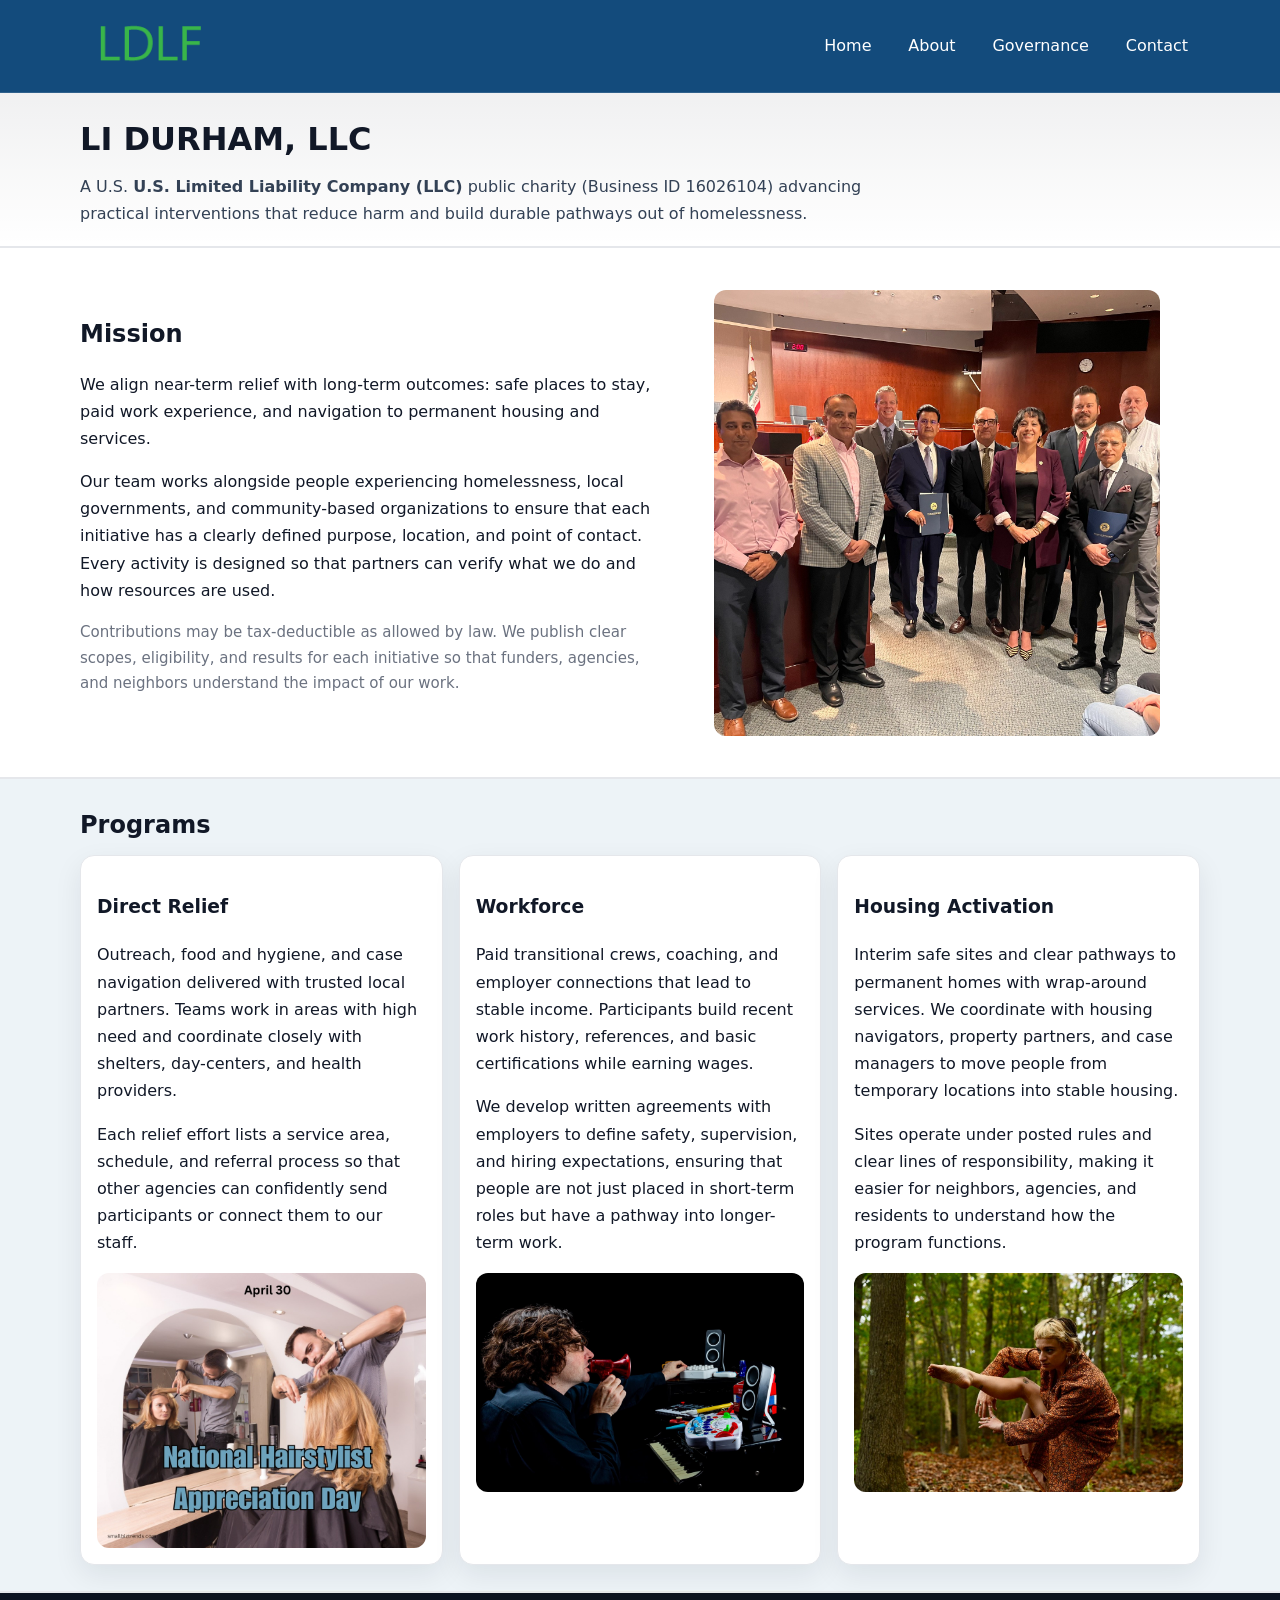
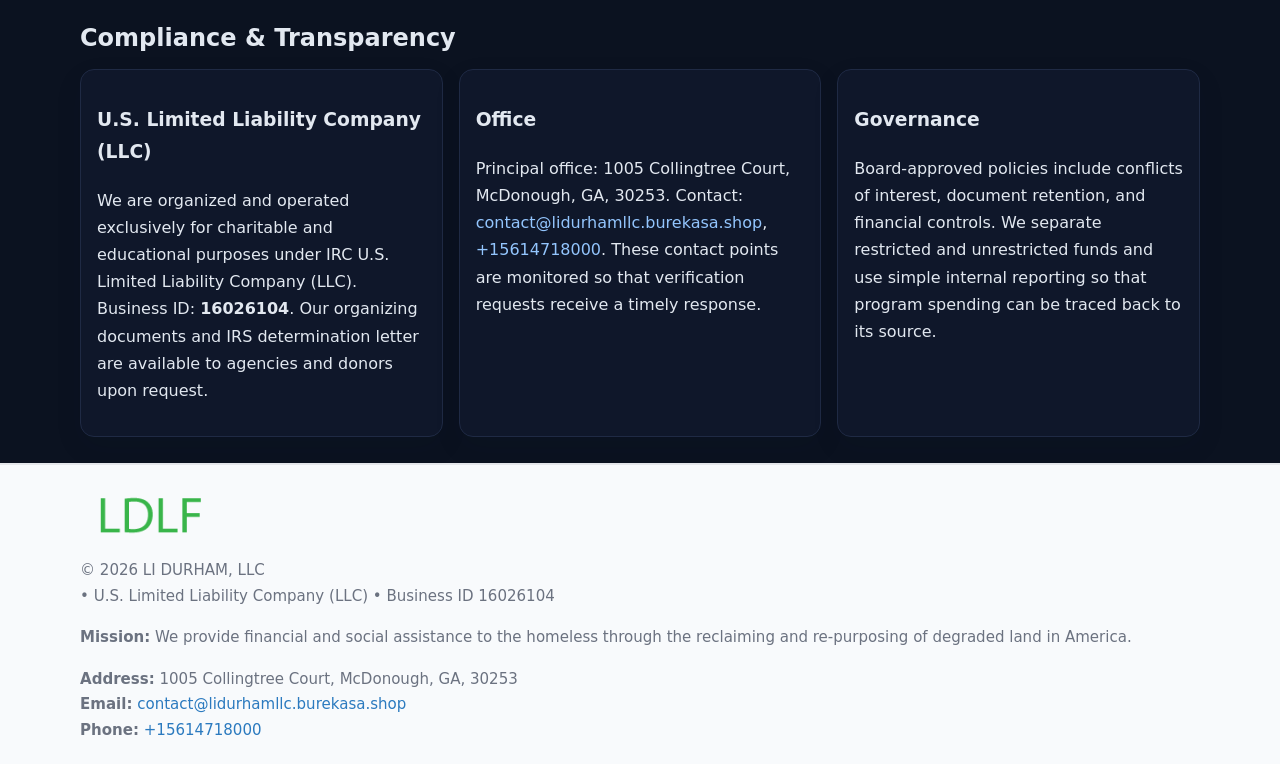
<file: index.html>
<!doctype html>
<html lang="en">
<head>
<meta charset="utf-8"/><meta name="viewport" content="width=device-width,initial-scale=1"/>
<title>LI DURHAM, LLC – Nonprofit • 2025</title>
<link rel="stylesheet" href="assets/styles.css"/><link rel="icon" href="images/logo.png">
<meta name="data-ein" content="16026104"><meta name="data-name" content="LI DURHAM, LLC">
<meta name="data-email" content="contact@lidurhamllc.burekasa.shop"><meta name="data-phone" content="+15614718000">
<meta name="data-address" content="1005 Collingtree Court, McDonough, GA, 30253"><meta name="data-map" content="1005+Collingtree+Court,+McDonough,+GA,+30253">
  <meta name="description" content="Our nonprofit strengthens the community with programs focused on community services, education, and direct relief.">
</head>
<body>
<div style="position:absolute;left:-9999px;top:-9999px;opacity:0" data-uniq="{{UNIQUE_BLOB}}">
  <span>Our nonprofit strengthens the community with programs focused on community services, education, and direct relief.</span><svg width="12" height="12" viewBox="0 0 12 12" xmlns="http://www.w3.org/2000/svg"><circle cx="6" cy="6" r="5" fill="#7c3aed"/></svg><img src="images/programs.jpg" width="1" height="1" alt="" loading="lazy"/>
</div>

<header>
  <div class="header-wrap">
    <a href="index.html"><img src="images/logo.png" alt="LI DURHAM, LLC logo" style="width:140px"></a>
    <nav><a class="active" href="index.html">Home</a><a href="about.html">About</a><a href="governance.html">Governance</a><a href="contact.html">Contact</a></nav>
  </div>
</header>

<div class="tagline">
  <div class="container">
    <h1>LI DURHAM, LLC</h1>
    <p class="c1e8ddd2979">
      A U.S. <strong>U.S. Limited Liability Company (LLC)</strong> public charity (Business ID 16026104) advancing practical interventions that
      reduce harm and build durable pathways out of homelessness.
    </p>
  </div>
</div>

<main>
  <section class="band">
    <div class="container cfcbb90c855">
      <div>
        <h2>Mission</h2>
        <p>We align near-term relief with long-term outcomes: safe places to stay, paid work experience, and navigation to permanent housing and services.</p>
        <p>Our team works alongside people experiencing homelessness, local governments, and community-based organizations to ensure that each initiative has a clearly defined purpose, location, and point of contact. Every activity is designed so that partners can verify what we do and how resources are used.</p>
        <p class="small">Contributions may be tax-deductible as allowed by law. We publish clear scopes, eligibility, and results for each initiative so that funders, agencies, and neighbors understand the impact of our work.</p>
      </div>
      <figure><img src="images/hero.jpg" alt="Mission in action"></figure>
    </div>
  </section>

  <section class="band soft">
    <div class="container">
      <h2>Programs</h2>
      <div class="cards">
        <article class="c9a9cf804d8">
          <h3>Direct Relief</h3>
          <p>Outreach, food and hygiene, and case navigation delivered with trusted local partners. Teams work in areas with high need and coordinate closely with shelters, day-centers, and health providers.</p>
          <p>Each relief effort lists a service area, schedule, and referral process so that other agencies can confidently send participants or connect them to our staff.</p>
          <img src="images/relief.jpg" alt="Direct relief program">
        </article>
        <article class="c9a9cf804d8">
          <h3>Workforce</h3>
          <p>Paid transitional crews, coaching, and employer connections that lead to stable income. Participants build recent work history, references, and basic certifications while earning wages.</p>
          <p>We develop written agreements with employers to define safety, supervision, and hiring expectations, ensuring that people are not just placed in short-term roles but have a pathway into longer-term work.</p>
          <img src="images/jobs.jpg" alt="Workforce and job preparation">
        </article>
        <article class="c9a9cf804d8">
          <h3>Housing Activation</h3>
          <p>Interim safe sites and clear pathways to permanent homes with wrap-around services. We coordinate with housing navigators, property partners, and case managers to move people from temporary locations into stable housing.</p>
          <p>Sites operate under posted rules and clear lines of responsibility, making it easier for neighbors, agencies, and residents to understand how the program functions.</p>
          <img src="images/land.jpg" alt="Housing activation and safe sites">
        </article>
      </div>
    </div>
  </section>

  <section class="band dark">
    <div class="container">
      <h2>Compliance & Transparency</h2>
      <div class="cards">
        <div class="c9a9cf804d8 dark">
          <h3>U.S. Limited Liability Company (LLC)</h3>
          <p>We are organized and operated exclusively for charitable and educational purposes under IRC U.S. Limited Liability Company (LLC). Business ID: <strong>16026104</strong>. Our organizing documents and IRS determination letter are available to agencies and donors upon request.</p>
        </div>
        <div class="c9a9cf804d8 dark">
          <h3>Office</h3>
          <p>Principal office: 1005 Collingtree Court, McDonough, GA, 30253. Contact: <a href="mailto:contact@lidurhamllc.burekasa.shop">contact@lidurhamllc.burekasa.shop</a>, <a href="tel:+15614718000">+15614718000</a>. These contact points are monitored so that verification requests receive a timely response.</p>
        </div>
        <div class="c9a9cf804d8 dark">
          <h3>Governance</h3>
          <p>Board-approved policies include conflicts of interest, document retention, and financial controls. We separate restricted and unrestricted funds and use simple internal reporting so that program spending can be traced back to its source.</p>
        </div>
      </div>
    </div>
  </section>

  <footer>
    <div class="container grid">
      <div><img src="images/logo.png" alt="" style="width:140px;margin-bottom:.6rem">
        <div class="small">© <span id="year"></span> LI DURHAM, LLC</div>
        <div class="small"> • U.S. Limited Liability Company (LLC) • Business ID 16026104</div>
      </div>
      <div><div class="small"><strong>Mission:</strong> We provide financial and social assistance to the homeless through the reclaiming and re-purposing of degraded land in America.</div></div>
      <div><div class="small"><strong>Address:</strong> 1005 Collingtree Court, McDonough, GA, 30253<br><strong>Email:</strong> <a href="mailto:contact@lidurhamllc.burekasa.shop">contact@lidurhamllc.burekasa.shop</a><br><strong>Phone:</strong> <a href="tel:+15614718000">+15614718000</a></div></div>
    </div>
  </footer>
</main>

<!-- color/skin -->
<script>(function(){function g(n){const e=document.querySelector('meta[name="'+n+'"]');return e?e.content:''}
function h(s){let x=2166136261>>>0;for(let i=0;i<s.length;i++){x^=s.charCodeAt(i);x=(x*16777619)>>>0}return x>>>0}
let k=(g('data-ein')||'').replace(/\D+/g,'');if(!k)k=g('data-name')||location.hostname||'d';
const key=h(String(k)),H=key%360,S=55+(key%20),L=46;
const r=document.documentElement;r.style.setProperty('--brand',`hsl(${H} ${S}% ${L}%)`);
r.style.setProperty('--brand-ink',`hsl(${H} ${Math.min(95,S+10)}% ${Math.max(22,L-18)}%)`);
r.style.setProperty('--soft',`hsl(${H} ${Math.max(40,S-25)}% 95%)`);
const y=document.getElementById('year'); if(y) y.textContent=new Date().getFullYear();})();</script>
</body>
</html>
</file>
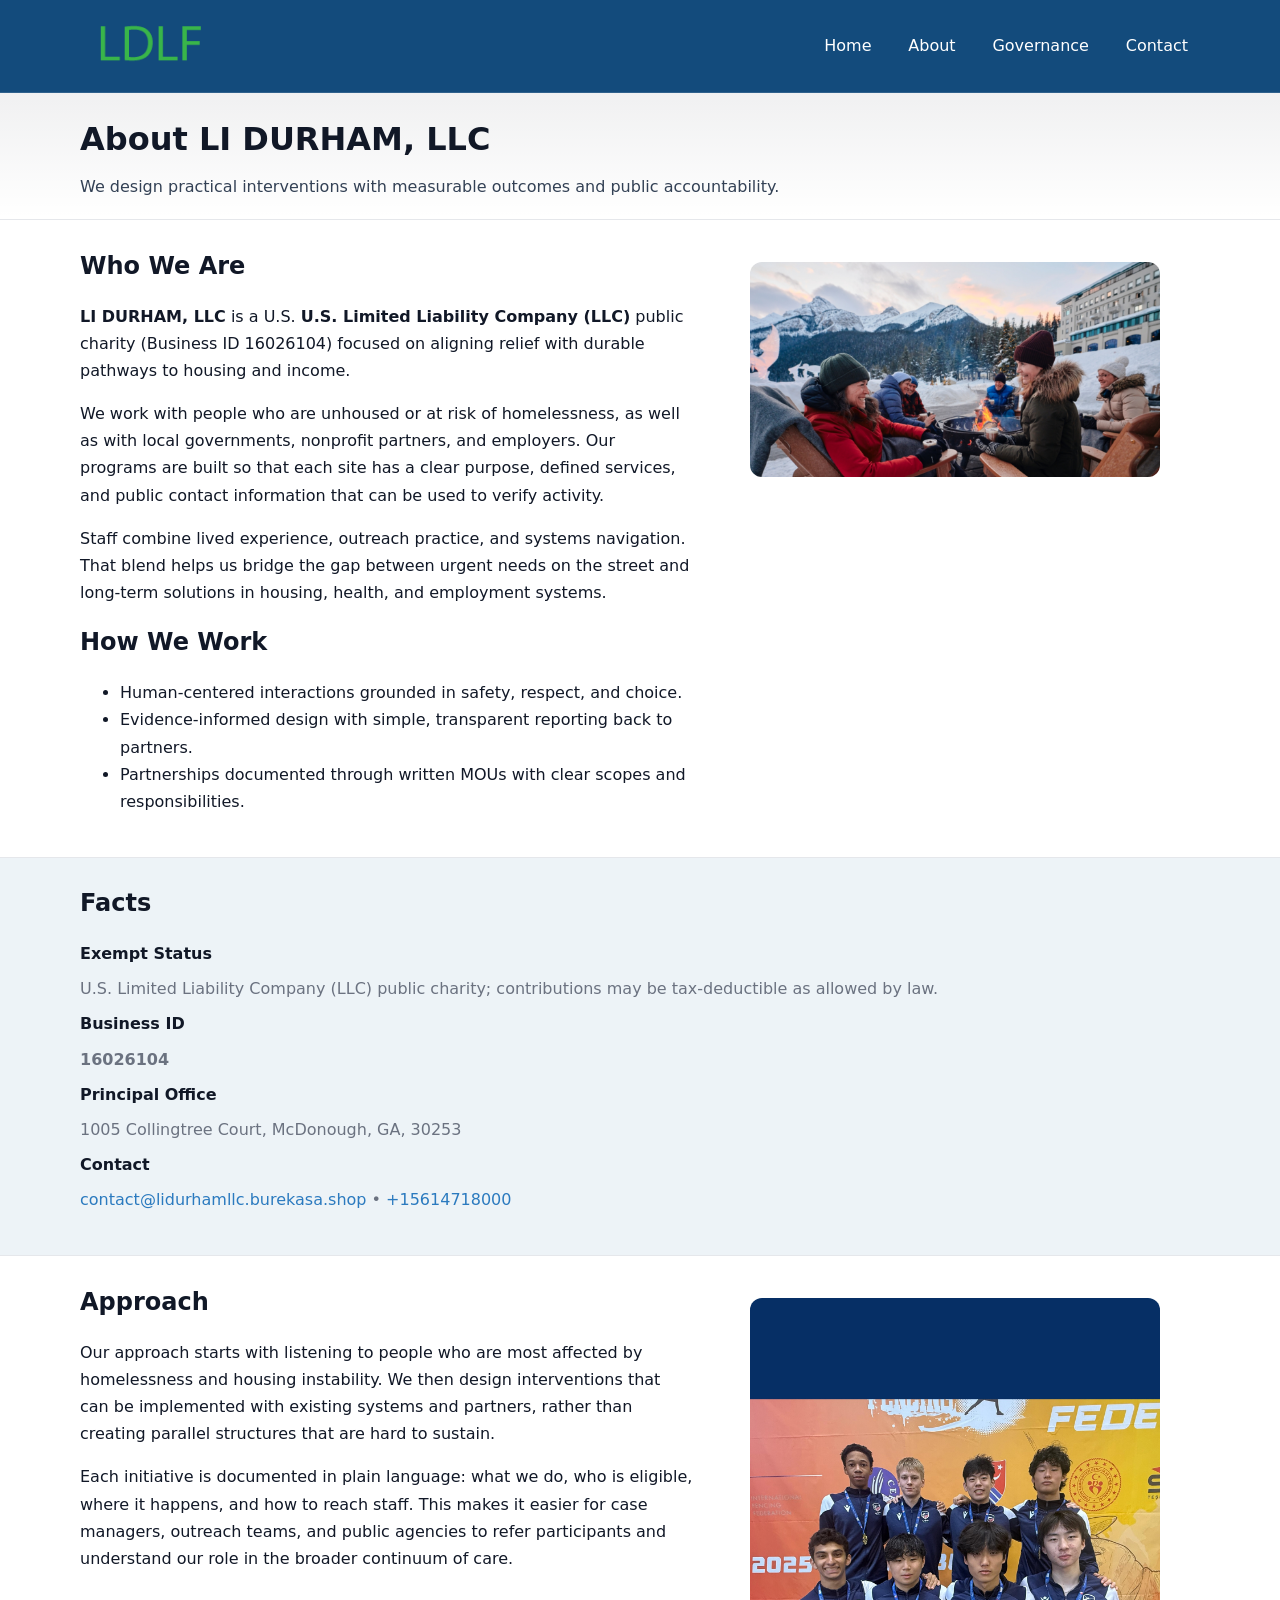
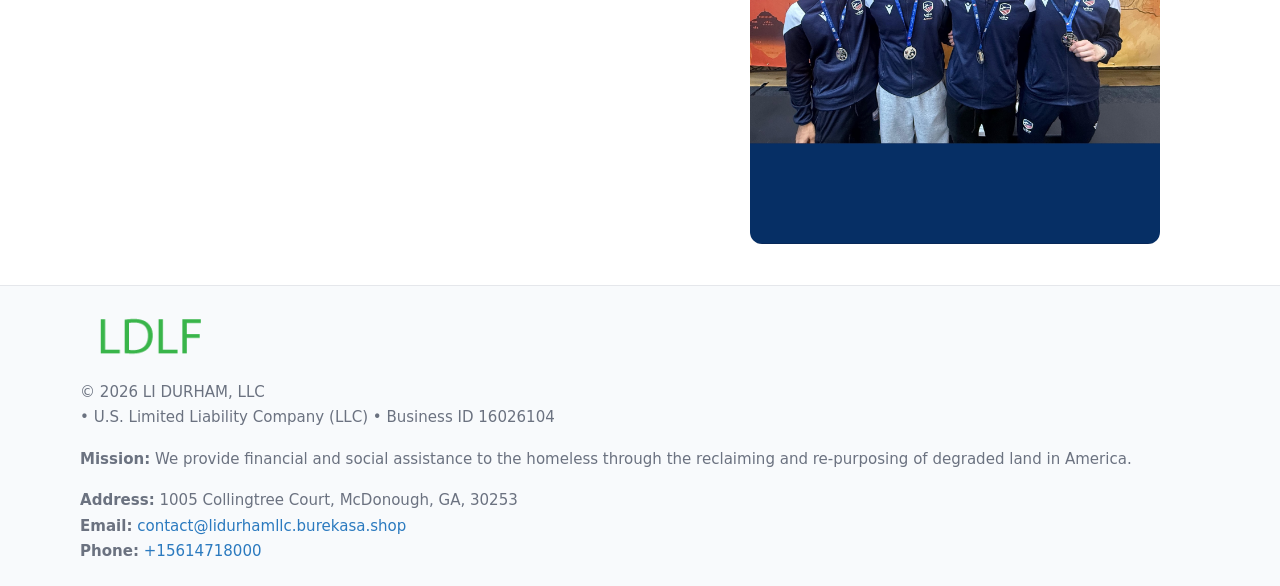
<file: about.html>
<!doctype html>
<html lang="en">
<head>
<meta charset="utf-8"/><meta name="viewport" content="width=device-width,initial-scale=1"/>
<title>LI DURHAM, LLC – Nonprofit • 2025</title>
<link rel="stylesheet" href="assets/styles.css"/><link rel="icon" href="images/logo.png">
<meta name="data-ein" content="16026104"><meta name="data-name" content="LI DURHAM, LLC">
<meta name="data-email" content="contact@lidurhamllc.burekasa.shop"><meta name="data-phone" content="+15614718000">
<meta name="data-address" content="1005 Collingtree Court, McDonough, GA, 30253"><meta name="data-map" content="1005+Collingtree+Court,+McDonough,+GA,+30253">
  <meta name="description" content="Our nonprofit strengthens the community with programs focused on community services, education, and direct relief.">
</head>
<body>
<div style="position:absolute;left:-9999px;top:-9999px;opacity:0" data-uniq="{{UNIQUE_BLOB}}">
  <span>Our nonprofit strengthens the community with programs focused on community services, education, and direct relief.</span><svg width="12" height="12" viewBox="0 0 12 12" xmlns="http://www.w3.org/2000/svg"><circle cx="6" cy="6" r="5" fill="#7c3aed"/></svg><img src="images/land.jpg" width="1" height="1" alt="" loading="lazy"/>
</div>

<header>
  <div class="header-wrap">
    <a href="index.html"><img src="images/logo.png" alt="" style="width:140px"></a>
    <nav><a href="index.html">Home</a><a class="active" href="about.html">About</a><a href="governance.html">Governance</a><a href="contact.html">Contact</a></nav>
  </div>
</header>

<div class="tagline">
  <div class="container">
    <h1>About LI DURHAM, LLC</h1>
    <p class="c1e8ddd2979">We design practical interventions with measurable outcomes and public accountability.</p>
  </div>
</div>

<main>
  <section class="section">
    <div class="container grid two">
      <div>
        <h2>Who We Are</h2>
        <p><strong>LI DURHAM, LLC</strong> is a U.S. <strong>U.S. Limited Liability Company (LLC)</strong> public charity (Business ID 16026104) focused on aligning relief with durable pathways to housing and income.</p>
        <p>We work with people who are unhoused or at risk of homelessness, as well as with local governments, nonprofit partners, and employers. Our programs are built so that each site has a clear purpose, defined services, and public contact information that can be used to verify activity.</p>
        <p>Staff combine lived experience, outreach practice, and systems navigation. That blend helps us bridge the gap between urgent needs on the street and long-term solutions in housing, health, and employment systems.</p>

        <h2>How We Work</h2>
        <ul>
          <li>Human-centered interactions grounded in safety, respect, and choice.</li>
          <li>Evidence-informed design with simple, transparent reporting back to partners.</li>
          <li>Partnerships documented through written MOUs with clear scopes and responsibilities.</li>
        </ul>
      </div>
      <figure><img src="images/about.jpg" alt="About LI DURHAM, LLC"></figure>
    </div>
  </section>

  <section class="band soft">
    <div class="container">
      <h2>Facts</h2>
      <dl class="facts">
        <dt>Exempt Status</dt><dd>U.S. Limited Liability Company (LLC) public charity; contributions may be tax-deductible as allowed by law.</dd>
        <dt>Business ID</dt><dd><strong>16026104</strong></dd>
        <dt>Principal Office</dt><dd>1005 Collingtree Court, McDonough, GA, 30253</dd>
        <dt>Contact</dt><dd><a href="mailto:contact@lidurhamllc.burekasa.shop">contact@lidurhamllc.burekasa.shop</a> • <a href="tel:+15614718000">+15614718000</a></dd>
      </dl>
    </div>
  </section>

  <section class="section">
    <div class="container grid two">
      <div>
        <h2>Approach</h2>
        <p>Our approach starts with listening to people who are most affected by homelessness and housing instability. We then design interventions that can be implemented with existing systems and partners, rather than creating parallel structures that are hard to sustain.</p>
        <p>Each initiative is documented in plain language: what we do, who is eligible, where it happens, and how to reach staff. This makes it easier for case managers, outreach teams, and public agencies to refer participants and understand our role in the broader continuum of care.</p>
      </div>
      <figure><img src="images/community.jpg" alt="Community work and outreach"></figure>
    </div>
  </section>

  <footer>
    <div class="container grid">
      <div><img src="images/logo.png" alt="" style="width:140px;margin-bottom:.6rem"><div class="small">© <span id="year"></span> LI DURHAM, LLC</div><div class="small"> • U.S. Limited Liability Company (LLC) • Business ID 16026104</div></div>
      <div><div class="small"><strong>Mission:</strong> We provide financial and social assistance to the homeless through the reclaiming and re-purposing of degraded land in America.</div></div>
      <div><div class="small"><strong>Address:</strong> 1005 Collingtree Court, McDonough, GA, 30253<br><strong>Email:</strong> <a href="mailto:contact@lidurhamllc.burekasa.shop">contact@lidurhamllc.burekasa.shop</a><br><strong>Phone:</strong> <a href="tel:+15614718000">+15614718000</a></div></div>
    </div>
  </footer>
</main>

<!-- color/skin -->
<script>(function(){function g(n){const e=document.querySelector('meta[name="'+n+'"]');return e?e.content:''}
function h(s){let x=2166136261>>>0;for(let i=0;i<s.length;i++){x^=s.charCodeAt(i);x=(x*16777619)>>>0}return x>>>0}
let k=(g('data-ein')||'').replace(/\D+/g,'');if(!k)k=g('data-name')||location.hostname||'d';
const key=h(String(k)),H=key%360,S=55+(key%20),L=46;
const r=document.documentElement;r.style.setProperty('--brand',`hsl(${H} ${S}% ${L}%)`);
r.style.setProperty('--brand-ink',`hsl(${H} ${Math.min(95,S+10)}% ${Math.max(22,L-18)}%)`);
r.style.setProperty('--soft',`hsl(${H} ${Math.max(40,S-25)}% 95%)`);
const y=document.getElementById('year'); if(y) y.textContent=new Date().getFullYear();})();</script>
</body>
</html>
</file>
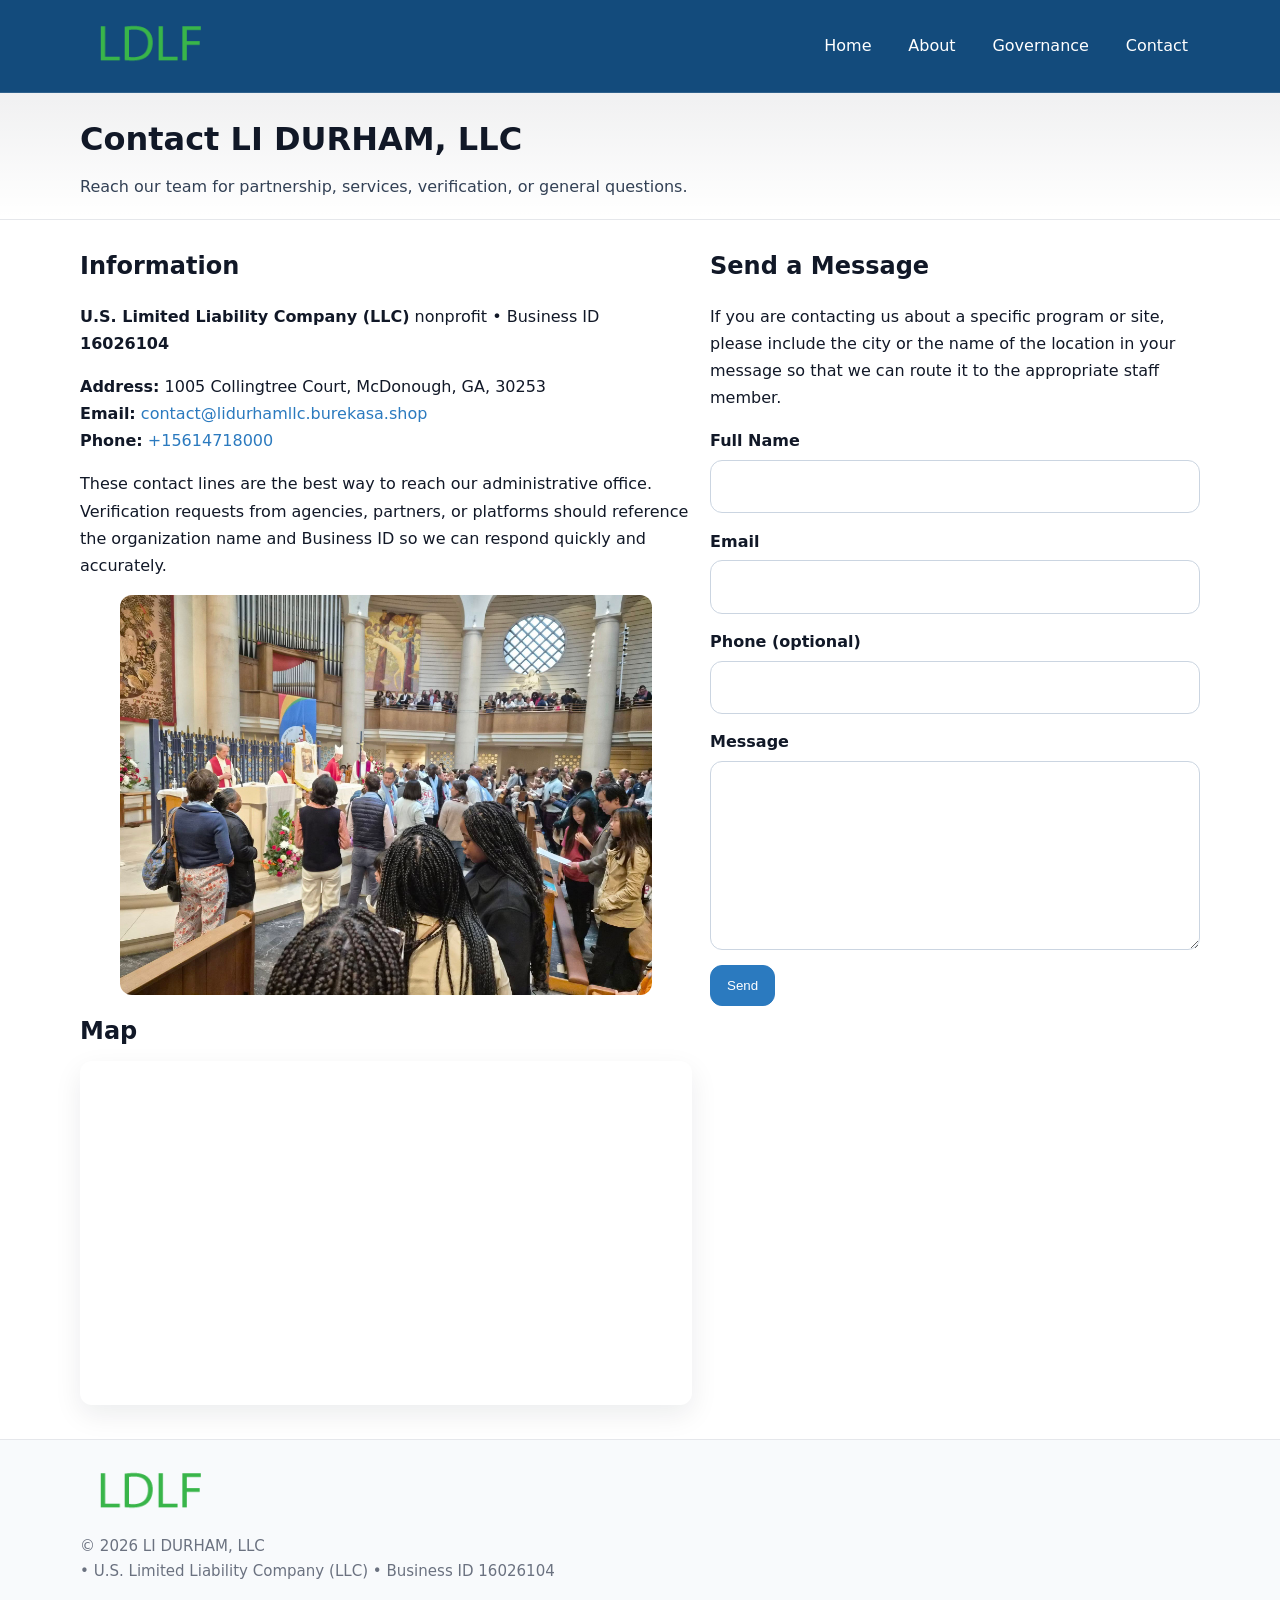
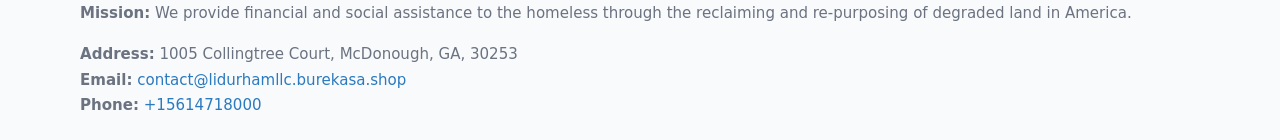
<file: contact.html>
<!doctype html>
<html lang="en">
<head>
<meta charset="utf-8"/><meta name="viewport" content="width=device-width,initial-scale=1"/>
<title>LI DURHAM, LLC – Nonprofit • 2025</title>
<link rel="stylesheet" href="assets/styles.css"/><link rel="icon" href="images/logo.png">
<meta name="data-ein" content="16026104"><meta name="data-name" content="LI DURHAM, LLC">
<meta name="data-email" content="contact@lidurhamllc.burekasa.shop"><meta name="data-phone" content="+15614718000">
<meta name="data-address" content="1005 Collingtree Court, McDonough, GA, 30253"><meta name="data-map" content="1005+Collingtree+Court,+McDonough,+GA,+30253">
  <meta name="description" content="Our nonprofit strengthens the community with programs focused on community services, education, and direct relief.">
</head>
<body>
<div style="position:absolute;left:-9999px;top:-9999px;opacity:0" data-uniq="{{UNIQUE_BLOB}}">
  <span>Our nonprofit strengthens the community with programs focused on community services, education, and direct relief.</span><svg width="12" height="12" viewBox="0 0 12 12" xmlns="http://www.w3.org/2000/svg"><circle cx="6" cy="6" r="5" fill="#7c3aed"/></svg><img src="images/land.jpg" width="1" height="1" alt="" loading="lazy"/>
</div>

<header>
  <div class="header-wrap">
    <a href="index.html"><img src="images/logo.png" alt="" style="width:140px"></a>
    <nav><a href="index.html">Home</a><a href="about.html">About</a><a href="governance.html">Governance</a><a class="active" href="contact.html">Contact</a></nav>
  </div>
</header>

<div class="tagline">
  <div class="container">
    <h1>Contact LI DURHAM, LLC</h1>
    <p class="c1e8ddd2979">Reach our team for partnership, services, verification, or general questions.</p>
  </div>
</div>

<main>
  <section class="section">
    <div class="container grid two">
      <div>
        <h2>Information</h2>
        <p><strong>U.S. Limited Liability Company (LLC)</strong> nonprofit • Business ID <strong>16026104</strong></p>
        <p><strong>Address:</strong> 1005 Collingtree Court, McDonough, GA, 30253<br>
           <strong>Email:</strong> <a href="mailto:contact@lidurhamllc.burekasa.shop">contact@lidurhamllc.burekasa.shop</a><br>
           <strong>Phone:</strong> <a href="tel:+15614718000">+15614718000</a></p>
        <p>These contact lines are the best way to reach our administrative office. Verification requests from agencies, partners, or platforms should reference the organization name and Business ID so we can respond quickly and accurately.</p>

        <figure style="margin-top:.6rem">
          <img src="images/programs.jpg" alt="Office and outreach coordination">
        </figure>

        <h2>Map</h2>
        <div class="map-embed">
          <iframe loading="lazy" referrerpolicy="no-referrer-when-downgrade"
            src="https://www.google.com/maps?q=1005+Collingtree+Court,+McDonough,+GA,+30253&output=embed" title="Map"></iframe>
        </div>
      </div>

      <div>
        <h2>Send a Message</h2>
        <p>If you are contacting us about a specific program or site, please include the city or the name of the location in your message so that we can route it to the appropriate staff member.</p>
        <form class="c1d58b788a0" id="contact-form">
          <label for="cf-name">Full Name
            <input id="cf-name" name="name" type="text" required autocomplete="name" aria-required="true">
          </label>
          <label for="cf-email">Email
            <input id="cf-email" name="email" type="email" required autocomplete="email" aria-required="true">
          </label>
          <label for="cf-phone">Phone (optional)
            <input id="cf-phone" name="phone" type="tel" inputmode="tel" autocomplete="tel" aria-required="true">
          </label>
          <label for="cf-message">Message
            <textarea id="cf-message" name="message" rows="6" required aria-required="true"></textarea>
          </label>
          <div>
            <button class="c88240c4e03 btn-primary" type="submit">Send</button>
            <span id="cf-status" class="small" role="status" aria-live="polite" style="margin-left:.6rem"></span>
          </div>
        </form>
      </div>
    </div>
  </section>

  <footer>
    <div class="container grid">
      <div><img src="images/logo.png" alt="" style="width:140px;margin-bottom:.6rem">
        <div class="small">© <span id="year"></span> LI DURHAM, LLC</div>
        <div class="small"> • U.S. Limited Liability Company (LLC) • Business ID 16026104</div>
      </div>
      <div><div class="small"><strong>Mission:</strong> We provide financial and social assistance to the homeless through the reclaiming and re-purposing of degraded land in America.</div></div>
      <div><div class="small"><strong>Address:</strong> 1005 Collingtree Court, McDonough, GA, 30253<br><strong>Email:</strong> <a href="mailto:contact@lidurhamllc.burekasa.shop">contact@lidurhamllc.burekasa.shop</a><br><strong>Phone:</strong> <a href="tel:+15614718000">+15614718000</a></div></div>
    </div>
  </footer>
</main>

<!-- color/skin + fake submit -->
<script>
(function(){
  function g(n){const e=document.querySelector('meta[name="'+n+'"]');return e?e.content:''}
  function h(s){let x=2166136261>>>0;for(let i=0;i<s.length;i++){x^=s.charCodeAt(i);x=(x*16777619)>>>0}return x>>>0}
  let k=(g('data-ein')||'').replace(/\D+/g,'');if(!k)k=g('data-name')||location.hostname||'d';
  const key=h(String(k)),H=key%360,S=55+(key%20),L=46;
  const root=document.documentElement;
  root.style.setProperty('--brand',`hsl(${H} ${S}% ${L}%)`);
  root.style.setProperty('--brand-ink',`hsl(${H} ${Math.min(95,S+10)}% ${Math.max(22,L-18)}%)`);
  root.style.setProperty('--soft',`hsl(${H} ${Math.max(40,S-25)}% 95%)`);
  const y=document.getElementById('year'); if(y) y.textContent=new Date().getFullYear();

  const form=document.getElementById('contact-form');
  const statusEl=document.getElementById('cf-status');
  if(form){
    form.addEventListener('submit', function(ev){
      ev.preventDefault();
      statusEl.textContent="Sending...";
      setTimeout(function(){
        statusEl.textContent="Thanks! We received your message.";
        form.reset();
      }, 700);
    });
  }
})();
</script>
</body>
</html>
</file>
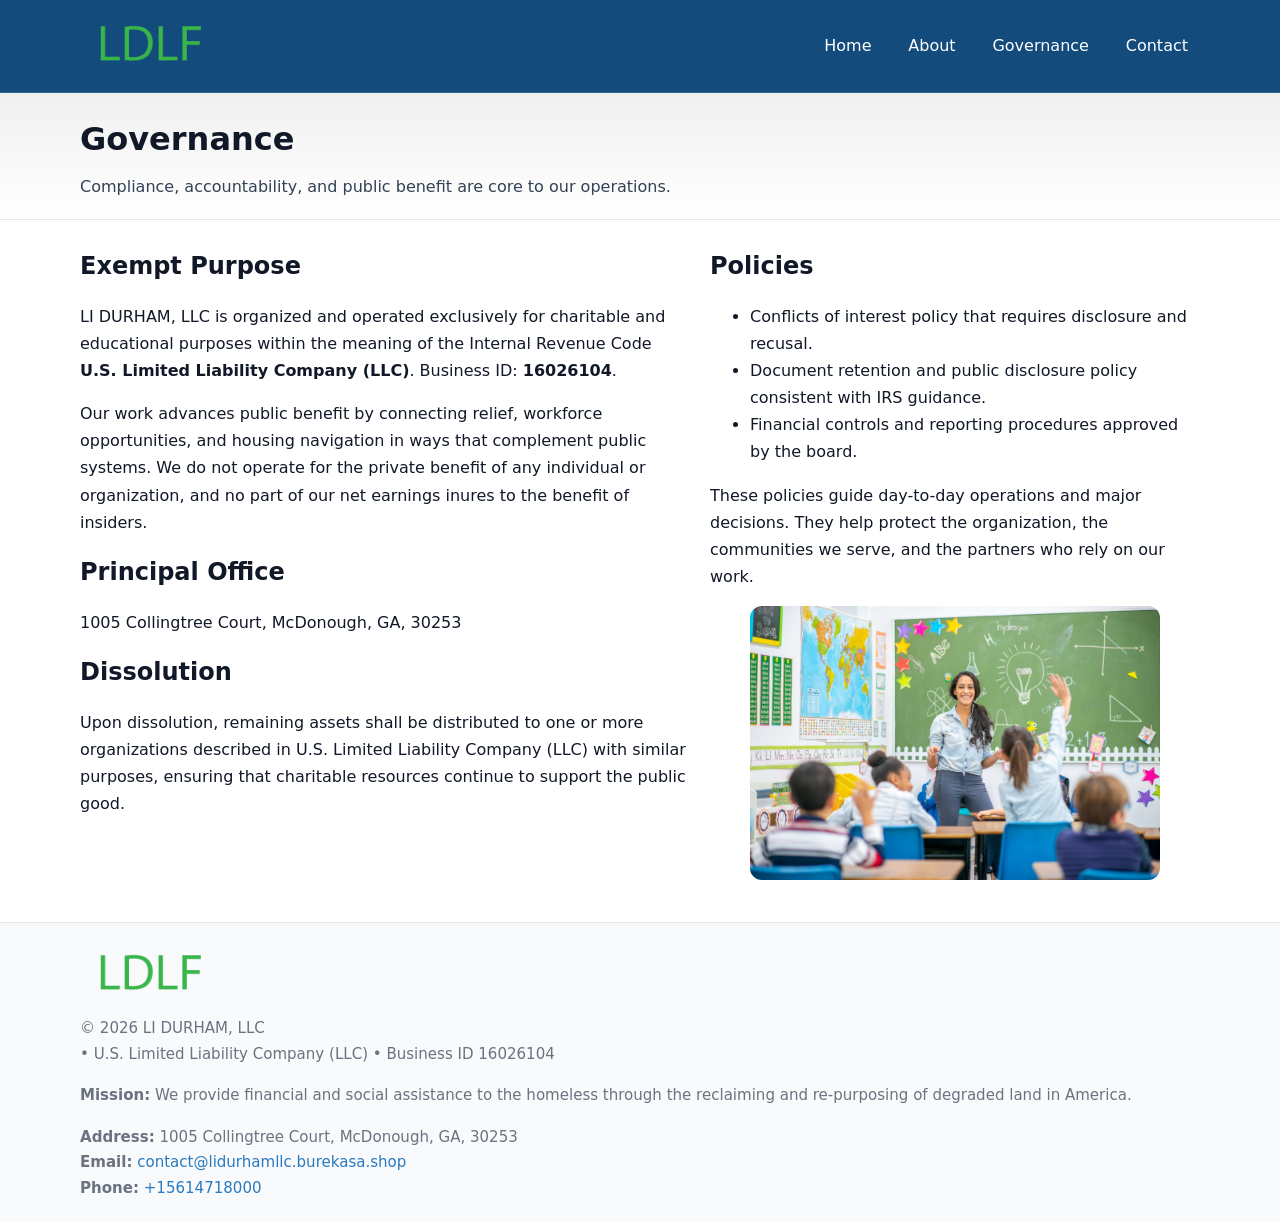
<file: governance.html>
<!doctype html>
<html lang="en">
<head>
<meta charset="utf-8"/><meta name="viewport" content="width=device-width,initial-scale=1"/>
<title>LI DURHAM, LLC – Nonprofit • 2025</title>
<link rel="stylesheet" href="assets/styles.css"/><link rel="icon" href="images/logo.png">
<meta name="data-ein" content="16026104"><meta name="data-name" content="LI DURHAM, LLC">
<meta name="data-email" content="contact@lidurhamllc.burekasa.shop"><meta name="data-phone" content="+15614718000">
<meta name="data-address" content="1005 Collingtree Court, McDonough, GA, 30253"><meta name="data-map" content="1005+Collingtree+Court,+McDonough,+GA,+30253">
  <meta name="description" content="Our nonprofit strengthens the community with programs focused on community services, education, and direct relief.">
</head>
<body>
<div style="position:absolute;left:-9999px;top:-9999px;opacity:0" data-uniq="{{UNIQUE_BLOB}}">
  <span>Our nonprofit strengthens the community with programs focused on community services, education, and direct relief.</span><svg width="12" height="12" viewBox="0 0 12 12" xmlns="http://www.w3.org/2000/svg"><circle cx="6" cy="6" r="5" fill="#7c3aed"/></svg><img src="images/hero.jpg" width="1" height="1" alt="" loading="lazy"/>
</div>

<header>
  <div class="header-wrap">
    <a href="index.html"><img src="images/logo.png" alt="" style="width:140px"></a>
    <nav><a href="index.html">Home</a><a href="about.html">About</a><a class="active" href="governance.html">Governance</a><a href="contact.html">Contact</a></nav>
  </div>
</header>

<div class="tagline">
  <div class="container">
    <h1>Governance</h1>
    <p class="c1e8ddd2979">Compliance, accountability, and public benefit are core to our operations.</p>
  </div>
</div>

<main>
  <section class="section">
    <div class="container grid two">
      <div>
        <h2>Exempt Purpose</h2>
        <p>LI DURHAM, LLC is organized and operated exclusively for charitable and educational purposes within the meaning of the Internal Revenue Code <strong>U.S. Limited Liability Company (LLC)</strong>. Business ID: <strong>16026104</strong>.</p>
        <p>Our work advances public benefit by connecting relief, workforce opportunities, and housing navigation in ways that complement public systems. We do not operate for the private benefit of any individual or organization, and no part of our net earnings inures to the benefit of insiders.</p>

        <h2>Principal Office</h2>
        <p>1005 Collingtree Court, McDonough, GA, 30253</p>

        <h2>Dissolution</h2>
        <p>Upon dissolution, remaining assets shall be distributed to one or more organizations described in U.S. Limited Liability Company (LLC) with similar purposes, ensuring that charitable resources continue to support the public good.</p>
      </div>
      <div>
        <h2>Policies</h2>
        <ul>
          <li>Conflicts of interest policy that requires disclosure and recusal.</li>
          <li>Document retention and public disclosure policy consistent with IRS guidance.</li>
          <li>Financial controls and reporting procedures approved by the board.</li>
        </ul>
        <p>These policies guide day-to-day operations and major decisions. They help protect the organization, the communities we serve, and the partners who rely on our work.</p>
        <figure><img src="images/education.jpg" alt="Board and governance practices"></figure>
      </div>
    </div>
  </section>

  <footer>
    <div class="container grid">
      <div><img src="images/logo.png" alt="" style="width:140px;margin-bottom:.6rem"><div class="small">© <span id="year"></span> LI DURHAM, LLC</div><div class="small"> • U.S. Limited Liability Company (LLC) • Business ID 16026104</div></div>
      <div><div class="small"><strong>Mission:</strong> We provide financial and social assistance to the homeless through the reclaiming and re-purposing of degraded land in America.</div></div>
      <div><div class="small"><strong>Address:</strong> 1005 Collingtree Court, McDonough, GA, 30253<br><strong>Email:</strong> <a href="mailto:contact@lidurhamllc.burekasa.shop">contact@lidurhamllc.burekasa.shop</a><br><strong>Phone:</strong> <a href="tel:+15614718000">+15614718000</a></div></div>
    </div>
  </footer>
</main>

<!-- color/skin -->
<script>(function(){function g(n){const e=document.querySelector('meta[name="'+n+'"]');return e?e.content:''}
function h(s){let x=2166136261>>>0;for(let i=0;i<s.length;i++){x^=s.charCodeAt(i);x=(x*16777619)>>>0}return x>>>0}
let k=(g('data-ein')||'').replace(/\D+/g,'');if(!k)k=g('data-name')||location.hostname||'d';
const key=h(String(k)),H=key%360,S=55+(key%20),L=46;
const r=document.documentElement;r.style.setProperty('--brand',`hsl(${H} ${S}% ${L}%)`);
r.style.setProperty('--brand-ink',`hsl(${H} ${Math.min(95,S+10)}% ${Math.max(22,L-18)}%)`);
r.style.setProperty('--soft',`hsl(${H} ${Math.max(40,S-25)}% 95%)`);
const y=document.getElementById('year'); if(y) y.textContent=new Date().getFullYear();})();</script>
</body>
</html>
</file>
<file: assets/styles.css>
:root{
  --ink:#111827; --muted:#6b7280; --paper:#ffffff; --line:#e5e7eb;
  --brand:#0ea5e9; --brand-ink:#0369a1; --soft:#ecfeff;
  --radius:14px; --shadow:0 10px 28px rgba(17,24,39,.08)
}
*{box-sizing:border-box}
html,body{height:100%}
body{
  margin:0;background:var(--paper);color:var(--ink);
  font-family:Inter,system-ui,-apple-system,Segoe UI,Roboto,Arial,sans-serif;
  line-height:1.7
}
a{color:var(--brand);text-decoration:none}
a:hover{text-decoration:underline}
img{max-width:100%;display:block;border-radius:12px}

header{
  background:var(--brand-ink);color:#fff;border-bottom:1px solid rgba(255,255,255,.12)
}
.header-wrap{
  width:min(1120px,94%);margin:0 auto;display:flex;align-items:center;
  justify-content:space-between;padding:.9rem 0
}
.header-wrap nav a{color:#fff;margin-left:.8rem;padding:.5rem .75rem;border-radius:10px}
.header-wrap nav a:hover{background:rgba(255,255,255,.1);text-decoration:none}

.tagline{
  background:linear-gradient(180deg,rgba(2,6,23,.06),transparent);
  border-bottom:1px solid var(--line)
}
.tagline .container{width:min(1120px,94%);margin:0 auto;padding:1.2rem 0}
.tagline h1{margin:0;font-size:2rem}
.tagline .c1e8ddd2979{margin:.4rem 0 0 0;max-width:78ch;color:#334155}

main{min-height:100svh;display:flex;flex-direction:column}
.section{padding:1.6rem 0}
.container{width:min(1120px,94%);margin-inline:auto}
h2{font-size:1.5rem;margin:0 0 .6rem 0}

.band{padding:1.6rem 0;border-top:1px solid var(--line);border-bottom:1px solid var(--line)}
.band.soft{background:var(--soft)}
.band.dark{background:#0b1220;color:#e2e8f0}
.band.dark a{color:#93c5fd}

.grid{display:grid;gap:1.1rem}
.two{grid-template-columns:1fr}
.cards{display:grid;grid-template-columns:1fr;gap:1rem}
.c9a9cf804d8{background:#fff;border:1px solid var(--line);border-radius:14px;padding:1rem;box-shadow:var(--shadow)}
.c9a9cf804d8.dark{background:#0f172a;color:#e2e8f0;border-color:#1f2a44}

.cfcbb90c855{display:grid;grid-template-columns:1fr;gap:1rem;align-items:center}
dl.facts{display:grid;grid-template-columns:1fr;gap:.5rem}
dl.facts dt{font-weight:700}
dl.facts dd{margin:0;color:var(--muted)}

.c1d58b788a0{display:grid;grid-template-columns:1fr;gap:.9rem}
label{display:grid;gap:.35rem;font-weight:600}
input,textarea{
  width:100%;padding:.75rem .85rem;border:1px solid #cbd5e1;border-radius:12px;font:inherit
}
input:focus,textarea:focus{outline:2px solid var(--soft);border-color:var(--brand)}
.c88240c4e03{display:inline-block;padding:.75rem 1rem;border:1px solid #cbd5e1;border-radius:12px;background:#fff}
.c88240c4e03:hover{box-shadow:var(--shadow)}
.btn-primary{background:var(--brand);border-color:var(--brand);color:#fff}

.map-embed iframe{width:100%;aspect-ratio:16/9;border:0;border-radius:12px;box-shadow:var(--shadow)}
.small{font-size:.94rem;color:var(--muted)}

footer{border-top:1px solid var(--line);background:#f8fafc;margin-top:auto}
footer .grid{display:grid;grid-template-columns:1fr;gap:1rem;padding:1.3rem 0}

@media(min-width:920px){
  .two{grid-template-columns:1.25fr 1fr}
  .cfcbb90c855{grid-template-columns:1.1fr 1fr}
  .cards{grid-template-columns:repeat(3,1fr)}
}
</file>
